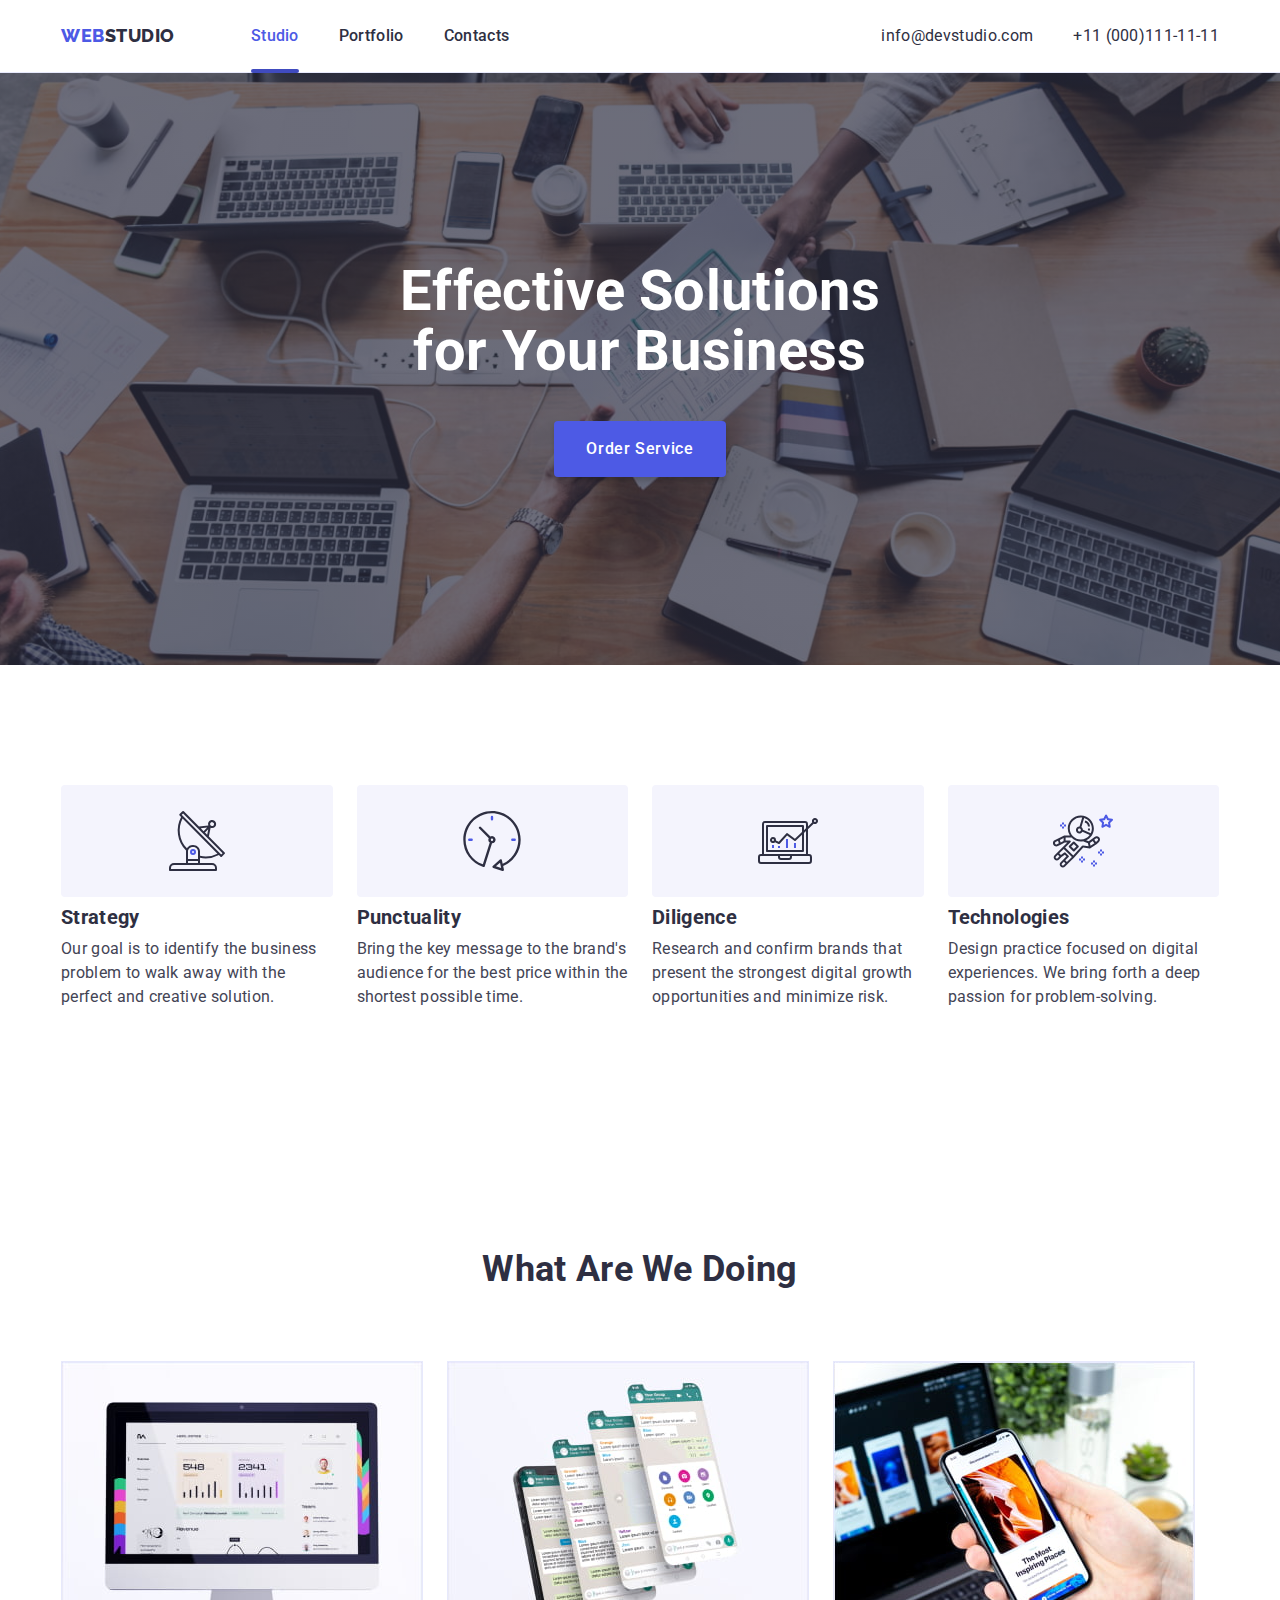
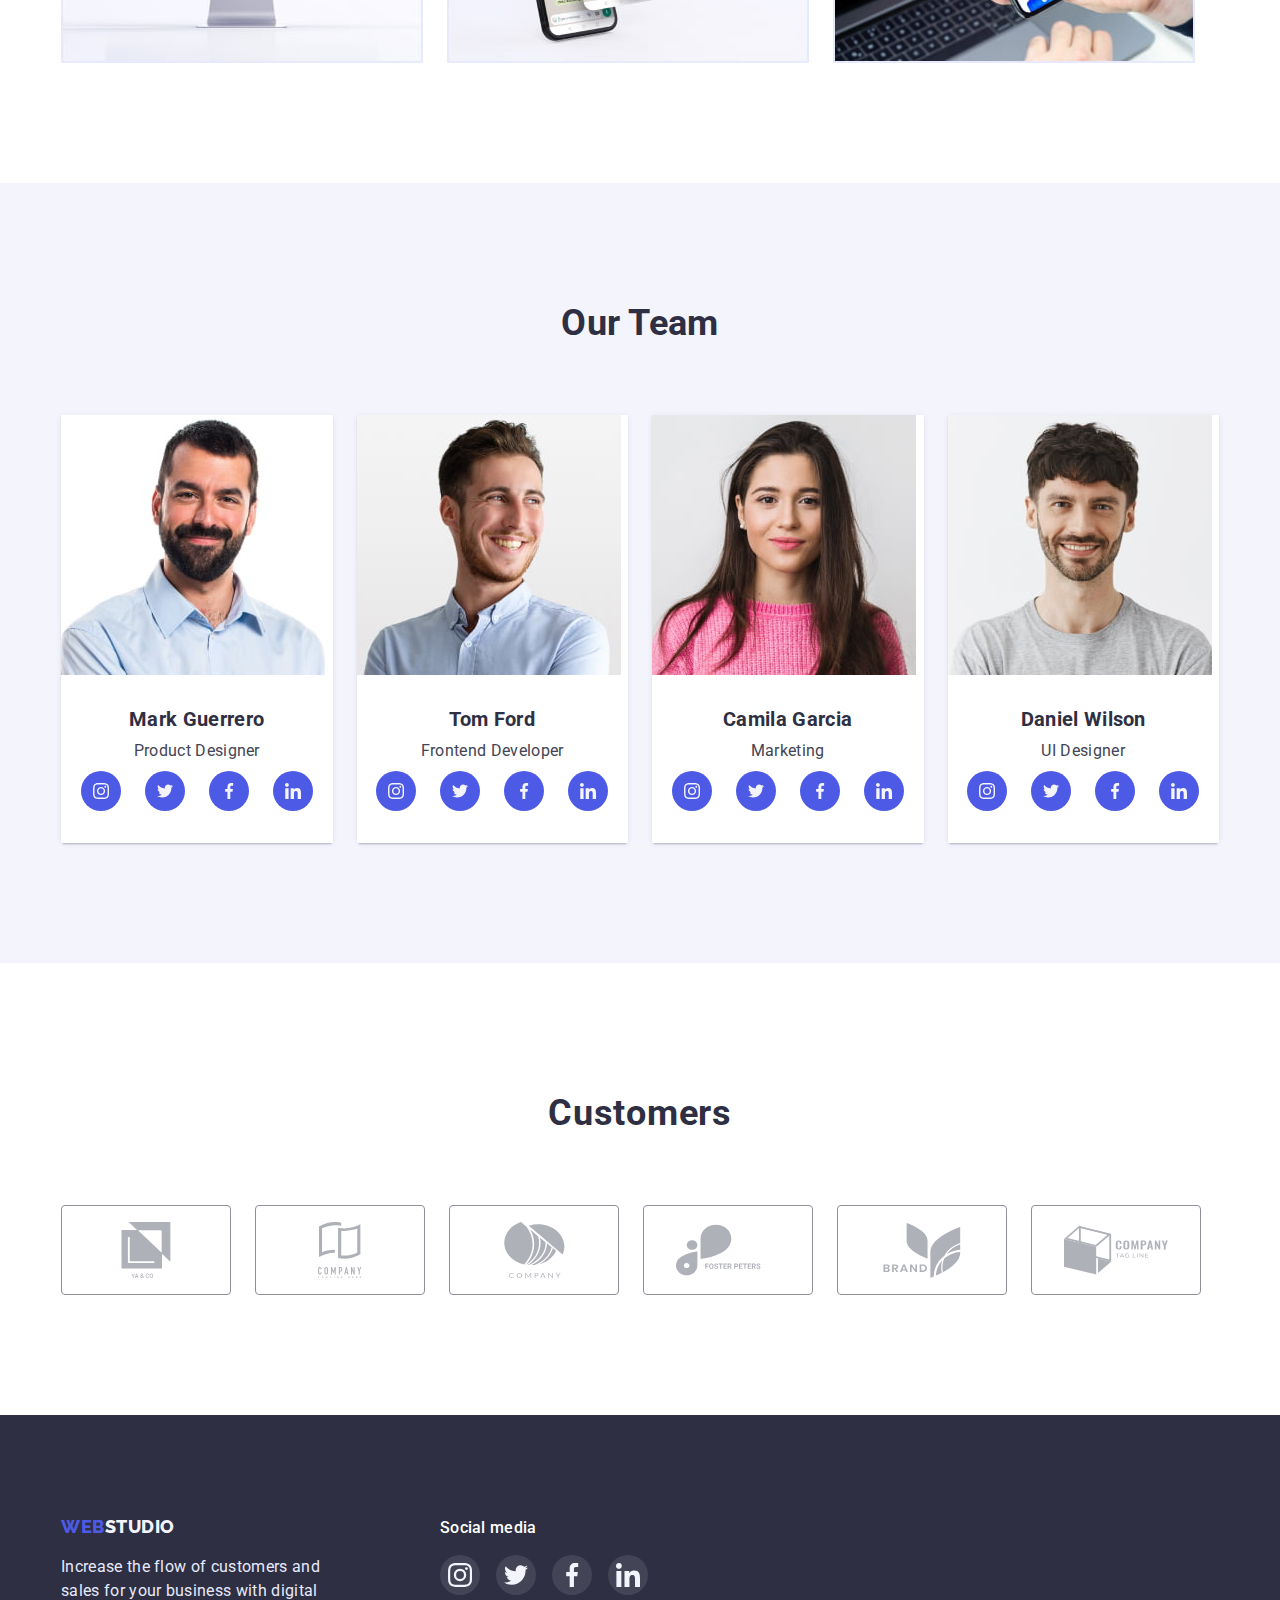
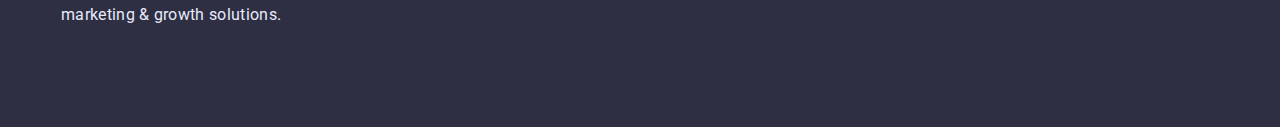
<file: index.html>
<!DOCTYPE html>
<html lang="en">
  <head>
    <meta charset="UTF-8" />
    <meta http-equiv="X-UA-Compatible" content="IE=edge" />
    <title>WebStudio</title>
    <link rel="shortcut icon " href="./images/favicon.ico" />
    <link rel="preconnect" href="https://fonts.googleapis.com" />
    <link rel="preconnect" href="https://fonts.gstatic.com" crossorigin />
    <link rel="preconnect" href="https://fonts.googleapis.com" />
    <link rel="preconnect" href="https://fonts.gstatic.com" crossorigin />
    <link
      href="https://fonts.googleapis.com/css2?family=Raleway:wght@800&family=Roboto:wght@400;500;700;900&display=swap"
      rel="stylesheet"
    />
    <link
      rel="stylesheet"
      href="https://cdnjs.cloudflare.com/ajax/libs/modern-normalize/1.1.0/modern-normalize.min.css"
      integrity="sha512-wpPYUAdjBVSE4KJnH1VR1HeZfpl1ub8YT/NKx4PuQ5NmX2tKuGu6U/JRp5y+Y8XG2tV+wKQpNHVUX03MfMFn9Q=="
      crossorigin="anonymous"
      referrerpolicy="no-referrer"
    />
    <link
      rel="stylesheet"
      href="https://cdnjs.cloudflare.com/ajax/libs/animate.css/4.1.1/animate.min.css"
    />
    <meta name="viewport" content="width=device-width, initial-scale=1.0" />
    <link rel="stylesheet" href="style.css" />
  </head>

  <body>
    <header class="header">
      <div class="header-container container">
        <nav class="header-nav">
          <a href="./index.html" class="studio-logo link"
            >Web<span>Studio</span></a
          >
          <ul class="header-list">
            <li class="header-item">
              <a href="./index.html " class="header-link link current">
                Studio</a
              >
            </li>
            <li class="header-item">
              <a href="portfolio.html" class="header-link link"> Portfolio</a>
            </li>
            <li class="header-item">
              <a href="#" class="header-link link"> Contacts</a>
            </li>
          </ul>
        </nav>
        <address class="header-address">
          <ul class="header-list">
            <li class="header-item">
              <a href="mailto:info@devstudio.com" class="address-link link"
                >info@devstudio.com</a
              >
            </li>
            <li class="header-item">
              <a href="tel:+110001111111" class="address-link link"
                >+11 (000)111-11-11</a
              >
            </li>
          </ul>
        </address>
      </div>
    </header>
    <main class="main">
      <section class="hero-section">
        <div class="container">
          <h1 class="hero-title">Effective Solutions for Your Business</h1>
          <button type="button" class="hero-button btn" data-modal-open>
            Order Service
          </button>
        </div>
      </section>
      <section class="feautures section">
        <div class="container">
          <h2 class="feautures-hidden-title visually-hidden">Our Feautures</h2>
          <ul class="feautures-list">
            <li class="feautures-item">
              <div class="feautures-icon-wrapper">
                <svg class="feautures-icon">
                  <use href="./images/symbol-defs.svg#icon-antenna"></use>
                </svg>
              </div>
              <h3 class="feautures-item-title">Strategy</h3>
              <p class="feautures-item-paragraph">
                Our goal is to identify the business problem to walk away with
                the perfect and creative solution.
              </p>
            </li>
            <li class="feautures-item">
              <div class="feautures-icon-wrapper">
                <svg class="feautures-icon">
                  <use href="./images/symbol-defs.svg#icon-clock"></use>
                </svg>
              </div>
              <h3 class="feautures-item-title">Punctuality</h3>
              <p class="feautures-item-paragraph">
                Bring the key message to the brand's audience for the best price
                within the shortest possible time.
              </p>
            </li>
            <li class="feautures-item">
              <div class="feautures-icon-wrapper">
                <svg class="feautures-icon">
                  <use href="./images/symbol-defs.svg#icon-diagram"></use>
                </svg>
              </div>
              <h3 class="feautures-item-title">Diligence</h3>
              <p class="feautures-item-paragraph">
                Research and confirm brands that present the strongest digital
                growth opportunities and minimize risk.
              </p>
            </li>
            <li class="feautures-item">
              <div class="feautures-icon-wrapper">
                <svg class="feautures-icon">
                  <use href="./images/symbol-defs.svg#icon-astronaut"></use>
                </svg>
              </div>
              <h3 class="feautures-item-title">Technologies</h3>
              <p class="feautures-item-paragraph">
                Design practice focused on digital experiences. We bring forth a
                deep passion for problem-solving.
              </p>
            </li>
          </ul>
        </div>
      </section>
      <section class="our-works section">
        <div class="container">
          <h2 class="works-title">What are we doing</h2>
          <ul class="works-list">
            <li class="works-item">
              <img
                class="works-item-img"
                src="./images/main/pc.jpg"
                alt="computer with graphs"
                width="360"
              />
            </li>
            <li class="works-item">
              <img
                class="works-item-img"
                src="./images/main/phone.jpg"
                alt="phone with couple separate screens"
                width="360"
              />
            </li>
            <li class="works-item">
              <img
                class="works-item-img"
                src="./images/main/iphone.jpg"
                alt="man holding phone "
                width="360"
              />
            </li>
          </ul>
        </div>
      </section>
      <section class="team-section section">
        <div class="container">
          <h2 class="team-title">Our Team</h2>
          <ul class="team-list">
            <li class="team-item">
              <img
                class="team-item-picture"
                src="./images/main/Guerrero.jpg"
                alt="team member"
                width="264"
              />
              <div class="team-item-div">
                <h3 class="team-item-title">Mark Guerrero</h3>
                <p class="team-item-paragraph">Product Designer</p>
                <ul class="team-socials-list">
                  <li class="team-socials-item">
                    <a
                      href="https://www.instagram.com/"
                      class="team-socials-link"
                      rel="noopener noreferrer"
                      target="_blank"
                      aria-label="instagram link"
                    >
                      <svg class="team-icon">
                        <use
                          class="ise-icon"
                          href="./images/symbol-defs.svg#icon-instagram"
                        ></use>
                      </svg>
                    </a>
                  </li>
                  <li class="team-socials-item">
                    <a
                      href="https://twitter.com/home"
                      class="team-socials-link"
                      rel="noopener noreferrer"
                      target="_blank"
                      aria-label="twitter link"
                    >
                      <svg class="team-icon">
                        <use href="./images/symbol-defs.svg#icon-twitter"></use>
                      </svg>
                    </a>
                  </li>
                  <li class="team-socials-item">
                    <a
                      href="https://www.facebook.com/"
                      class="team-socials-link"
                      rel="noopener noreferrer"
                      target="_blank"
                      aria-label="facebook link"
                    >
                      <svg class="team-icon">
                        <use
                          href="./images/symbol-defs.svg#icon-facebook"
                        ></use>
                      </svg>
                    </a>
                  </li>
                  <li class="team-socials-item">
                    <a
                      href="https://www.linkedin.com/"
                      class="team-socials-link"
                      rel="noopener noreferrer"
                      target="_blank"
                      aria-label="linkedin link"
                    >
                      <svg class="team-icon">
                        <use
                          href="./images/symbol-defs.svg#icon-linkedin"
                        ></use>
                      </svg>
                    </a>
                  </li>
                </ul>
              </div>
            </li>
            <li class="team-item">
              <img
                class="team-item-picture"
                src="./images/main/Ford.jpg"
                alt="team member "
                width="264"
              />
              <div class="team-item-div">
                <h3 class="team-item-title">Tom Ford</h3>
                <p class="team-item-paragraph">Frontend Developer</p>
                <ul class="team-socials-list">
                  <li class="team-socials-item">
                    <a
                      href="https://www.instagram.com/"
                      class="team-socials-link"
                      rel="noopener noreferrer"
                      target="_blank"
                      aria-label="instagram link"
                    >
                      <svg class="team-icon">
                        <use
                          class="ise-icon"
                          href="./images/symbol-defs.svg#icon-instagram"
                        ></use>
                      </svg>
                    </a>
                  </li>
                  <li class="team-socials-item">
                    <a
                      href="https://twitter.com/home"
                      class="team-socials-link"
                      rel="noopener noreferrer"
                      target="_blank"
                      aria-label="twitter link"
                    >
                      <svg class="team-icon">
                        <use href="./images/symbol-defs.svg#icon-twitter"></use>
                      </svg>
                    </a>
                  </li>
                  <li class="team-socials-item">
                    <a
                      href="https://www.facebook.com/"
                      class="team-socials-link"
                      rel="noopener noreferrer"
                      target="_blank"
                      aria-label="facebook link"
                    >
                      <svg class="team-icon">
                        <use
                          href="./images/symbol-defs.svg#icon-facebook"
                        ></use>
                      </svg>
                    </a>
                  </li>
                  <li class="team-socials-item">
                    <a
                      href="https://www.linkedin.com/"
                      class="team-socials-link"
                      rel="noopener noreferrer"
                      target="_blank"
                      aria-label="linkedin link"
                    >
                      <svg class="team-icon">
                        <use
                          href="./images/symbol-defs.svg#icon-linkedin"
                        ></use>
                      </svg>
                    </a>
                  </li>
                </ul>
              </div>
            </li>
            <li class="team-item">
              <img
                class="team-item-picture"
                src="./images/main/Garcia.jpg"
                alt="team member"
                width="264"
              />
              <div class="team-item-div">
                <h3 class="team-item-title">Camila Garcia</h3>
                <p class="team-item-paragraph">Marketing</p>
                <ul class="team-socials-list">
                  <li class="team-socials-item">
                    <a
                      href="https://www.instagram.com/"
                      class="team-socials-link"
                      rel="noopener noreferrer"
                      target="_blank"
                      aria-label="instagram-icon"
                    >
                      <svg class="team-icon">
                        <use
                          class="ise-icon"
                          href="./images/symbol-defs.svg#icon-instagram"
                        ></use>
                      </svg>
                    </a>
                  </li>
                  <li class="team-socials-item">
                    <a
                      href="https://twitter.com/home"
                      class="team-socials-link"
                      rel="noopener noreferrer"
                      target="_blank"
                      aria-label="twitter link"
                    >
                      <svg class="team-icon">
                        <use href="./images/symbol-defs.svg#icon-twitter"></use>
                      </svg>
                    </a>
                  </li>
                  <li class="team-socials-item">
                    <a
                      href="https://www.facebook.com/"
                      class="team-socials-link"
                      rel="noopener noreferrer"
                      target="_blank"
                      aria-label="facebook link"
                    >
                      <svg class="team-icon">
                        <use
                          href="./images/symbol-defs.svg#icon-facebook"
                        ></use>
                      </svg>
                    </a>
                  </li>
                  <li class="team-socials-item">
                    <a
                      href="https://www.linkedin.com/"
                      class="team-socials-link"
                      rel="noopener noreferrer"
                      target="_blank"
                      aria-label="linkedin link"
                    >
                      <svg class="team-icon">
                        <use
                          href="./images/symbol-defs.svg#icon-linkedin"
                        ></use>
                      </svg>
                    </a>
                  </li>
                </ul>
              </div>
            </li>
            <li class="team-item">
              <img
                class="team-item-picture"
                src="./images/main/Wilson.jpg"
                alt="team member"
                width="264"
              />
              <div class="team-item-div">
                <h3 class="team-item-title">Daniel Wilson</h3>
                <p class="team-item-paragraph">UI Designer</p>
                <ul class="team-socials-list">
                  <li class="team-socials-item">
                    <a
                      href="https://www.instagram.com/"
                      class="team-socials-link"
                      rel="noopener noreferrer"
                      target="_blank"
                      aria-label="instagram link"
                    >
                      <svg class="team-icon">
                        <use
                          class="ise-icon"
                          href="./images/symbol-defs.svg#icon-instagram"
                        ></use>
                      </svg>
                    </a>
                  </li>
                  <li class="team-socials-item">
                    <a
                      href="https://twitter.com/home"
                      class="team-socials-link"
                      rel="noopener noreferrer"
                      target="_blank"
                      aria-label="twitter link"
                    >
                      <svg class="team-icon">
                        <use href="./images/symbol-defs.svg#icon-twitter"></use>
                      </svg>
                    </a>
                  </li>
                  <li class="team-socials-item">
                    <a
                      href="https://www.facebook.com/"
                      class="team-socials-link"
                      rel="noopener noreferrer"
                      target="_blank"
                      aria-label="facebook link"
                    >
                      <svg class="team-icon">
                        <use
                          href="./images/symbol-defs.svg#icon-facebook"
                        ></use>
                      </svg>
                    </a>
                  </li>
                  <li class="team-socials-item">
                    <a
                      href="https://www.linkedin.com/"
                      class="team-socials-link"
                      rel="noopener noreferrer"
                      target="_blank"
                      aria-label="linkedin link"
                    >
                      <svg class="team-icon">
                        <use
                          href="./images/symbol-defs.svg#icon-linkedin"
                        ></use>
                      </svg>
                    </a>
                  </li>
                </ul>
              </div>
            </li>
          </ul>
        </div>
      </section>
      <section class="customers-section">
        <div class="container">
          <h2 class="customers-title">Customers</h2>
          <ul class="customers-list">
            <li class="customers-list-item">
              <a href="#" class="customers-item-link" aria-label="company link">
                <svg class="customers-icon" width="104px" height="56px">
                  <use href="./images/symbol-defs.svg#icon-group"></use></svg
              ></a>
            </li>
            <li class="customers-list-item">
              <a href="" class="customers-item-link" aria-label="company link">
                <svg class="customers-icon" width="104px" height="56px">
                  <use href="./images/symbol-defs.svg#icon-group-1"></use></svg
              ></a>
            </li>
            <li class="customers-list-item">
              <a href="" class="customers-item-link" aria-label="company link">
                <svg class="customers-icon" width="104px" height="56px">
                  <use href="./images/symbol-defs.svg#icon-group-2"></use></svg
              ></a>
            </li>
            <li class="customers-list-item">
              <a href="" class="customers-item-link" aria-label="company link">
                <svg class="customers-icon" width="104px" height="56px">
                  <use href="./images/symbol-defs.svg#icon-group-3"></use></svg
              ></a>
            </li>
            <li class="customers-list-item">
              <a href="" class="customers-item-link" aria-label="company link">
                <svg class="customers-icon" width="104px" height="56px">
                  <use href="./images/symbol-defs.svg#icon-group-4"></use></svg
              ></a>
            </li>
            <li class="customers-list-item">
              <a href="" class="customers-item-link" aria-label="company link">
                <svg class="customers-icon" width="104px" height="56px">
                  <use href="./images/symbol-defs.svg#icon-group-5"></use></svg
              ></a>
            </li>
          </ul>
        </div>
      </section>
    </main>
    <footer class="footer">
      <div class="footer-container container">
        <div class="footer-left-side">
          <a class="studio-logo link footer-logo" href="./index.html"
            >Web<span class="footer-logo-span">Studio</span></a
          >
          <p class="footer-paragraph">
            Increase the flow of customers and <br />
            sales for your business with digital <br />
            marketing & growth solutions.
          </p>
        </div>
        <div class="footer-right-side">
          <p class="footer-social-paragraph">Social media</p>
          <ul class="footer-socials-list">
            <li class="footer-socials-item">
              <a
                href="https://www.instagram.com/"
                class="footer-socials-link"
                rel="noopener noreferrer"
                target="_blank"
                aria-label="instagram link"
              >
                <svg class="footer-icon" width="24px" height="24px">
                  <use
                    class="ise-icon"
                    href="./images/symbol-defs.svg#icon-instagram"
                  ></use>
                </svg>
              </a>
            </li>
            <li class="footer-socials-item">
              <a
                href="https://twitter.com/home"
                class="footer-socials-link"
                rel="noopener noreferrer"
                target="_blank"
                aria-label="twitter link"
              >
                <svg class="footer-icon" width="24px" height="24px">
                  <use href="./images/symbol-defs.svg#icon-twitter"></use>
                </svg>
              </a>
            </li>
            <li class="footer-socials-item">
              <a
                href="https://www.facebook.com/"
                class="footer-socials-link"
                rel="noopener noreferrer"
                target="_blank"
                aria-label="facebook link"
              >
                <svg class="footer-icon" width="24px" height="24px">
                  <use href="./images/symbol-defs.svg#icon-facebook"></use>
                </svg>
              </a>
            </li>
            <li class="footer-socials-item">
              <a
                href="https://www.linkedin.com/"
                class="footer-socials-link"
                rel="noopener noreferrer"
                target="_blank"
                aria-label="linkedin link"
              >
                <svg class="footer-icon" width="24px" height="24px">
                  <use href="./images/symbol-defs.svg#icon-linkedin"></use>
                </svg>
              </a>
            </li>
          </ul>
        </div>
      </div>
    </footer>
    <div class="backdrop is-hidden" data-modal>
      <div class="modal">
        <button class="modal-btn" data-modal-close>
          <svg class="modal-btn-svg" width="8" height="8">
            <use href="./images/symbol-defs.svg#close-icon"></use>
          </svg>
        </button>
      </div>
    </div>

    <script src="./js/modal.js"></script>
  </body>
</html>
</file>
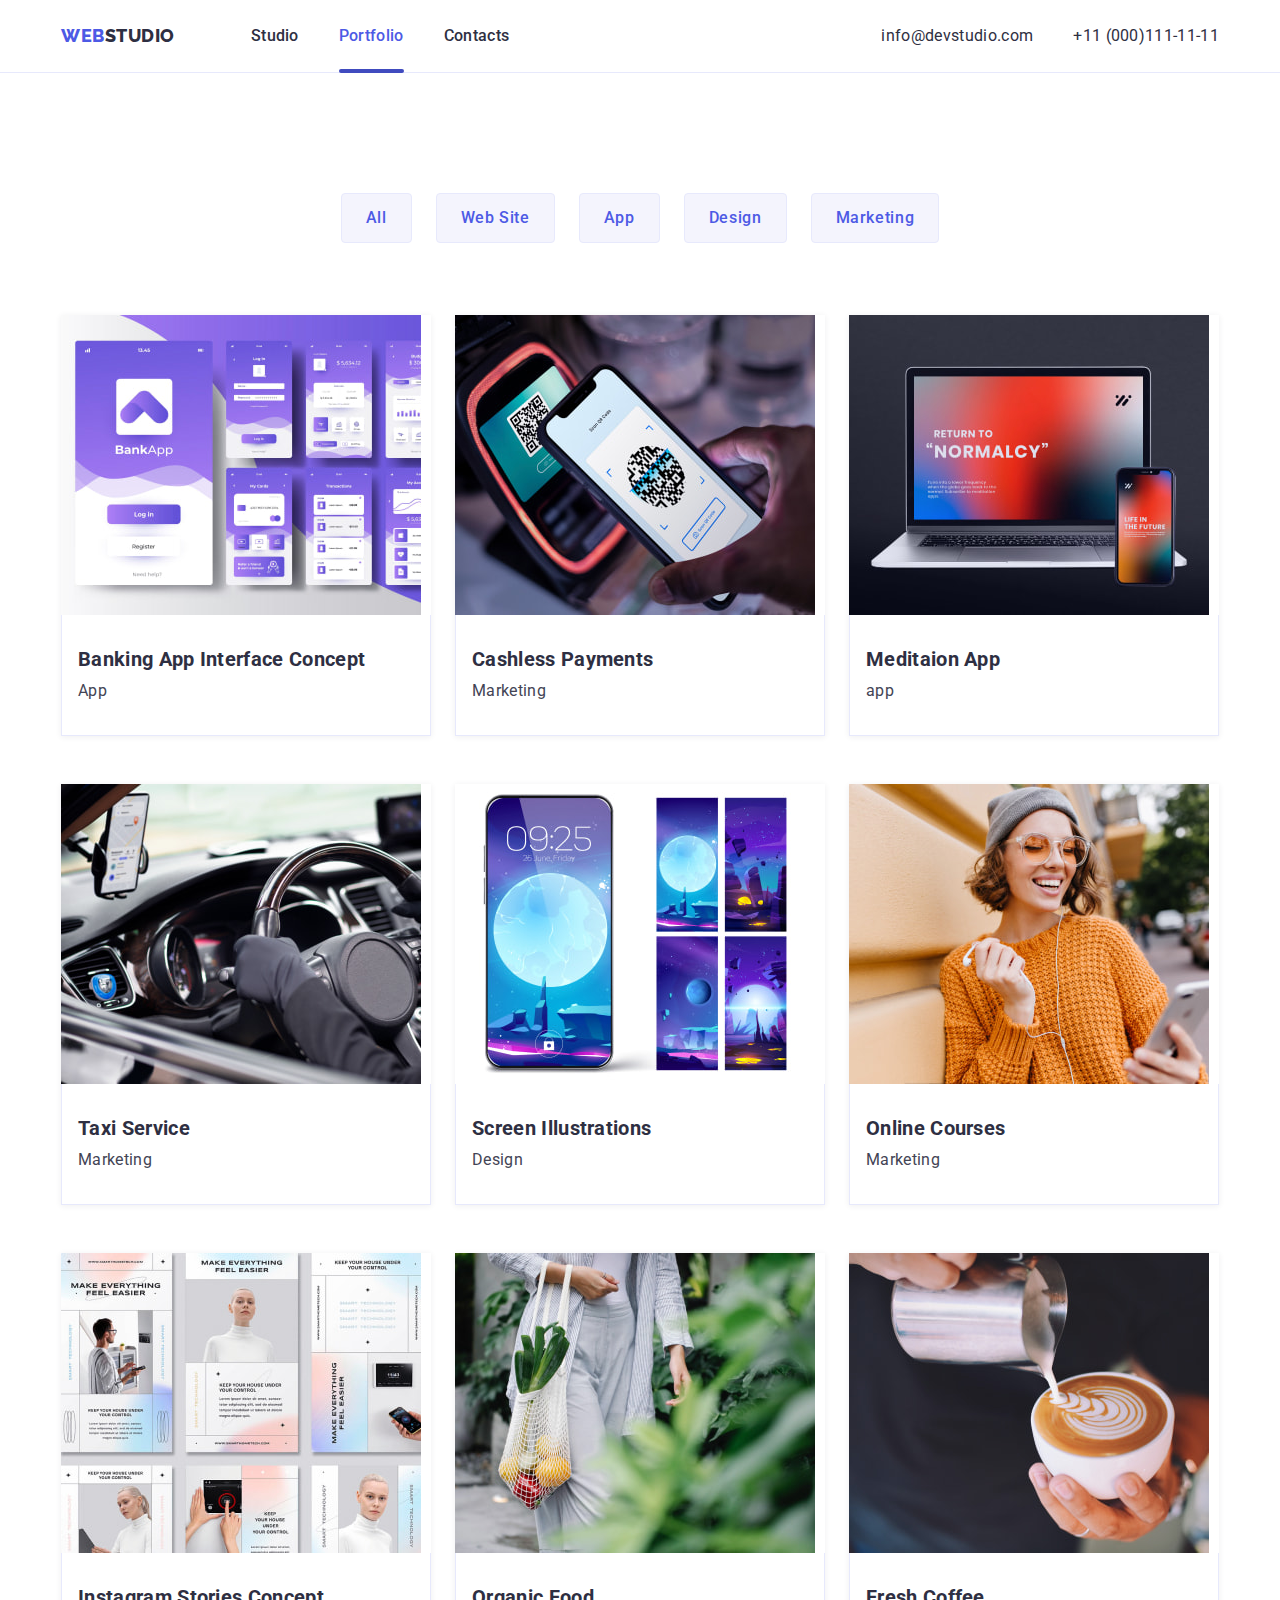
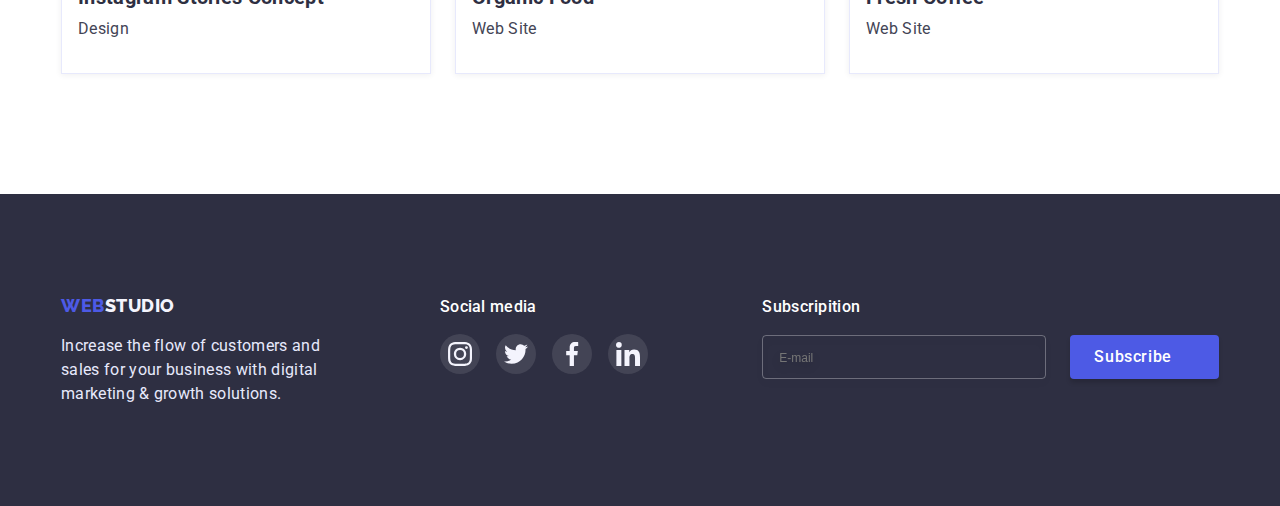
<file: portfolio.html>
<!DOCTYPE html>
<html lang="en">
  <head>
    <meta charset="UTF-8" />
    <meta http-equiv="X-UA-Compatible" content="IE=edge" />
    <title>Portfolio</title>
    <link rel="shortcut icon " href="./images/favicon.ico" />
    <meta name="viewport" content="width=device-width, initial-scale=1.0" />
    <link rel="preconnect" href="https://fonts.googleapis.com" />
    <link rel="preconnect" href="https://fonts.gstatic.com" crossorigin />
    <link rel="preconnect" href="https://fonts.googleapis.com" />
    <link rel="preconnect" href="https://fonts.gstatic.com" crossorigin />
    <link
      href="https://fonts.googleapis.com/css2?family=Raleway:wght@800&family=Roboto:wght@400;500;700;900&display=swap"
      rel="stylesheet"
    />
    <link
      rel="stylesheet"
      href="https://cdnjs.cloudflare.com/ajax/libs/modern-normalize/1.1.0/modern-normalize.min.css"
      integrity="sha512-wpPYUAdjBVSE4KJnH1VR1HeZfpl1ub8YT/NKx4PuQ5NmX2tKuGu6U/JRp5y+Y8XG2tV+wKQpNHVUX03MfMFn9Q=="
      crossorigin="anonymous"
      referrerpolicy="no-referrer"
    />

    <link rel="stylesheet" href="style.css" />
  </head>
  <body>
    <header class="header">
      <div class="header-container container">
        <nav class="header-nav">
          <a href="./index.html" class="studio-logo link"
            >Web<span>Studio</span></a
          >
          <ul class="header-list">
            <li class="header-item">
              <a href="./index.html" class="header-link link"> Studio</a>
            </li>
            <li class="header-item">
              <a href="portfolio.html" class="header-link link current">
                Portfolio</a
              >
            </li>
            <li class="header-item">
              <a href="#" class="header-link link"> Contacts</a>
            </li>
          </ul>
        </nav>
        <address class="header-address">
          <ul class="header-list">
            <li class="header-item">
              <a href="mailto:info@devstudio.com" class="address-link link"
                >info@devstudio.com</a
              >
            </li>
            <li class="header-item">
              <a href="tel:+110001111111" class="address-link link"
                >+11 (000)111-11-11</a
              >
            </li>
          </ul>
        </address>
      </div>
    </header>
    <main class="main">
      <section class="main-page">
        <div class="container">
          <h1 class="main-title visually-hidden">Our projects</h1>
          <ul class="filters-list">
            <li class="filters-list-item">
              <button class="filters-item-btn" type="button">All</button>
            </li>
            <li class="filters-list-item">
              <button class="filters-item-btn" type="button">Web Site</button>
            </li>
            <li class="filters-list-item">
              <button class="filters-item-btn" type="button">App</button>
            </li>
            <li class="filters-list-item">
              <button class="filters-item-btn" type="button">Design</button>
            </li>
            <li class="filters-list-item">
              <button class="filters-item-btn" type="button">Marketing</button>
            </li>
          </ul>
          <ul class="examples-list">
            <li class="examples-list-item">
              <a href="#" class="examples-list-link">
                <div class="thumb">
                  <img
                    src="images/portfolio/banking-app.jpg"
                    alt="banking-app interface Concept"
                    width="360px"
                  />
                  <div class="overlay">
                    <p class="thumb-text">
                      14 Stylish and User-Friendly App Design Concepts · Task
                      Manager App · Calorie Tracker App · Exotic Fruit Ecommerce
                      App · Cloud Storage App
                    </p>
                  </div>
                </div>
                <div class="examples-item-container">
                  <h2 class="examples-item-title">
                    Banking App Interface Concept
                  </h2>
                  <p class="examples-item-paragraph">App</p>
                </div></a
              >
            </li>

            <li class="examples-list-item">
              <a href="#" class="examples-list-link">
                <div class="thumb">
                  <img
                    src="images/portfolio/cashless.jpg"
                    alt="man pays with phone"
                    width="360px"
                  />
                  <div class="overlay">
                    <p class="thumb-text">
                      14 Stylish and User-Friendly App Design Concepts · Task
                      Manager App · Calorie Tracker App · Exotic Fruit Ecommerce
                      App · Cloud Storage App
                    </p>
                  </div>
                </div>
                <div class="examples-item-container">
                  <h2 class="examples-item-title">Cashless Payments</h2>
                  <p class="examples-item-paragraph">Marketing</p>
                </div></a
              >
            </li>
            <li class="examples-list-item">
              <a href="#" class="examples-list-link">
                <div class="thumb">
                  <img
                    src="images/portfolio/meditation.jpg"
                    alt="laptop and phone staying near each other"
                    width="360px"
                  />
                  <div class="overlay">
                    <p class="thumb-text">
                      14 Stylish and User-Friendly App Design Concepts · Task
                      Manager App · Calorie Tracker App · Exotic Fruit Ecommerce
                      App · Cloud Storage App
                    </p>
                  </div>
                </div>
                <div class="examples-item-container">
                  <h2 class="examples-item-title">Meditaion App</h2>
                  <p class="examples-item-paragraph">app</p>
                </div></a
              >
            </li>
            <li class="examples-list-item">
              <a href="#" class="examples-list-link">
                <div class="thumb">
                  <img
                    src="images/portfolio/taxi.jpg"
                    alt="taxi driver holding steering wheel"
                    width="360px"
                  />
                  <div class="overlay">
                    <p class="thumb-text">
                      14 Stylish and User-Friendly App Design Concepts · Task
                      Manager App · Calorie Tracker App · Exotic Fruit Ecommerce
                      App · Cloud Storage App
                    </p>
                  </div>
                </div>
                <div class="examples-item-container">
                  <h2 class="examples-item-title">Taxi Service</h2>
                  <p class="examples-item-paragraph">Marketing</p>
                </div></a
              >
            </li>
            <li class="examples-list-item">
              <a href="#" class="examples-list-link">
                <div class="thumb">
                  <img
                    src="images/portfolio/phone.jpg"
                    alt="phone with beutiful background"
                    width="360px"
                  />
                  <div class="overlay">
                    <p class="thumb-text">
                      14 Stylish and User-Friendly App Design Concepts · Task
                      Manager App · Calorie Tracker App · Exotic Fruit Ecommerce
                      App · Cloud Storage App
                    </p>
                  </div>
                </div>
                <div class="examples-item-container">
                  <h2 class="examples-item-title">Screen Illustrations</h2>
                  <p class="examples-item-paragraph">Design</p>
                </div></a
              >
            </li>
            <li class="examples-list-item">
              <a href="#" class="examples-list-link">
                <div class="thumb">
                  <img
                    src="images/portfolio/woman.jpg"
                    alt="smiling girl holding phone "
                    width="360px"
                  />
                  <div class="overlay">
                    <p class="thumb-text">
                      14 Stylish and User-Friendly App Design Concepts · Task
                      Manager App · Calorie Tracker App · Exotic Fruit Ecommerce
                      App · Cloud Storage Apps
                    </p>
                  </div>
                </div>
                <div class="examples-item-container">
                  <h2 class="examples-item-title">Online Courses</h2>
                  <p class="examples-item-paragraph">Marketing</p>
                </div>
              </a>
            </li>
            <li class="examples-list-item">
              <a href="#" class="examples-list-link">
                <div class="thumb">
                  <img
                    src="images/portfolio/stories.jpg"
                    alt="Instagram Stories Concept"
                    width="360px"
                  />
                  <div class="overlay">
                    <p class="thumb-text">
                      14 Stylish and User-Friendly App Design Concepts · Task
                      Manager App · Calorie Tracker App · Exotic Fruit Ecommerce
                      App · Cloud Storage App
                    </p>
                  </div>
                </div>
                <div class="examples-item-container">
                  <h2 class="examples-item-title">Instagram Stories Concept</h2>
                  <p class="examples-item-paragraph">Design</p>
                </div></a
              >
            </li>
            <li class="examples-list-item">
              <a href="#" class="examples-list-link">
                <div class="thumb">
                  <img
                    src="images/portfolio/food.jpg"
                    alt="woman holding package of food"
                    width="360px"
                  />
                  <div class="overlay">
                    <p class="thumb-text">
                      14 Stylish and User-Friendly App Design Concepts · Task
                      Manager App · Calorie Tracker App · Exotic Fruit Ecommerce
                      App · Cloud Storage App
                    </p>
                  </div>
                </div>
                <div class="examples-item-container">
                  <h2 class="examples-item-title">Organic Food</h2>
                  <p class="examples-item-paragraph">Web Site</p>
                </div></a
              >
            </li>
            <li class="examples-list-item">
              <a href="#" class="examples-list-link">
                <div class="thumb">
                  <img
                    src="images/portfolio/cofee.jpg"
                    alt="barista making cofee"
                    width="360px"
                  />
                  <div class="overlay">
                    <p class="thumb-text">
                      14 Stylish and User-Friendly App Design Concepts · Task
                      Manager App · Calorie Tracker App · Exotic Fruit Ecommerce
                      App · Cloud Storage App
                    </p>
                  </div>
                </div>
                <div class="examples-item-container">
                  <h2 class="examples-item-title">Fresh Coffee</h2>
                  <p class="examples-item-paragraph">Web Site</p>
                </div></a
              >
            </li>
          </ul>
        </div>
      </section>
    </main>
    <footer class="footer">
      <div class="footer-container container">
        <div class="footer-left-side">
          <a class="studio-logo link footer-logo" href="./index.html"
            >Web<span class="footer-logo-span">Studio</span></a
          >
          <p class="footer-paragraph">
            Increase the flow of customers and <br />
            sales for your business with digital <br />
            marketing & growth solutions.
          </p>
        </div>
        <div class="footer-right-side">
          <p class="footer-social-paragraph">Social media</p>
          <ul class="footer-socials-list">
            <li class="footer-socials-item">
              <a
                href="https://www.instagram.com/"
                class="footer-socials-link"
                rel="noopener noreferrer"
                target="_blank"
                aria-label="instagram link"
              >
                <svg class="footer-icon" width="24px" height="24px">
                  <use
                    class="ise-icon"
                    href="./images/symbol-defs.svg#icon-instagram"
                  ></use>
                </svg>
              </a>
            </li>
            <li class="footer-socials-item">
              <a
                href="https://twitter.com/home"
                class="footer-socials-link"
                rel="noopener noreferrer"
                target="_blank"
                aria-label="twitter link"
              >
                <svg class="footer-icon" width="24px" height="24px">
                  <use href="./images/symbol-defs.svg#icon-twitter"></use>
                </svg>
              </a>
            </li>
            <li class="footer-socials-item">
              <a
                href="https://www.facebook.com/"
                class="footer-socials-link"
                rel="noopener noreferrer"
                target="_blank"
                aria-label="facebook link"
              >
                <svg class="footer-icon" width="24px" height="24px">
                  <use href="./images/symbol-defs.svg#icon-facebook"></use>
                </svg>
              </a>
            </li>
            <li class="footer-socials-item">
              <a
                href="https://www.linkedin.com/"
                class="footer-socials-link"
                rel="noopener noreferrer"
                target="_blank"
                aria-label="linkedin link"
              >
                <svg class="footer-icon" width="24px" height="24px">
                  <use href="./images/symbol-defs.svg#icon-linkedin"></use>
                </svg>
              </a>
            </li>
          </ul>
        </div>
        <div class="footer-form-container">
          <form class="subscription-form">
            <label
              for="subscription_user_email"
              class="subscription-form__label"
              >Subscripition
            </label>
            <div class="subscription-form__flex-container">
              <input
                type="email"
                class="subscripition-form__input"
                id="subscription_user_email"
                name="subscription_user_email"
                placeholder="E-mail"
              />
              <button type="submit" class="subscripition-form__button btn">
                Subscribe
                <svg class="" width="23" height="23">
                  <use href=""></use>
                </svg>
              </button>
            </div>
          </form>
        </div>
      </div>
    </footer>
  </body>
</html>
</file>
<file: style.css>
/* hidden titles */
.visually-hidden {
  position: absolute;
  width: 1px;
  height: 1px;
  margin: -1px;
  border: 0;
  padding: 0;

  white-space: nowrap;
  clip-path: inset(100%);
  clip: rect(0 0 0 0);
  overflow: hidden;
}
/* variables */
:root {
  --primary-color: #2e2f42;
  --secondary-color: #434455;
  --accent-color: #4d5ae5;
  --color-ocean: #404bbf;
  --color-green: #31d0aa;
  --color-light-slate: #8e8f99;
  --color-cornflower: #e7e9fc;
  --color-cloud: #f4f4fd;
  --white-color: #ffffff;
  --trns-main: 250ms cubic-bezier(0.4, 0, 0.2, 1);
  --trns-modal: 500ms cubic-bezier(0.4, 0, 0.2, 1);
}
/* reset styles */
h1,
h2,
h3,
h4,
h5,
h6,
p {
  margin: 0;
  padding: 0;
}
.link {
  text-decoration: none;
  color: currentColor;
}
button {
  margin: 0;
  padding: 0;
}
a {
  text-decoration: none;
}
img {
  display: block;
  max-width: 100%;
  height: auto;
}
ul {
  margin: 0;
  padding: 0;
  list-style: none;
}
.header-address {
  font-style: normal;
}
.btn {
  margin: 0;
  cursor: pointer;
  display: block;
  padding: 16px 32px;
  border: none;
  box-shadow: 0px 4px 4px rgba(0, 0, 0, 0.15);
  border-radius: 4px;

  font-size: 16px;
  line-height: calc(24 / 16);
  letter-spacing: 0.04em;
  color: var(--white-color);
  background-color: var(--accent-color);
  cursor: pointer;
  font-family: inherit;
  font-weight: inherit;
}

/* ------index.html------- */
body {
  font-family: Roboto, "sans-serif";
  letter-spacing: 0.02em;
  font-weight: 500;
  margin: 0;
  line-height: calc(24 / 16);
}
.section {
  padding-top: 120px;
  padding-bottom: 120px;
}
.container {
  max-width: 1158px;
  padding: 0 15px;
  margin: 0 auto;
}

.header-container {
  display: flex;
  align-items: center;
}
.header {
  border-bottom: 1px solid #e7e9fc;
}
.header-nav {
  display: flex;
  margin-right: auto;
  align-items: center;
}

.header-list {
  display: flex;
  gap: 40px;
  align-items: center;
}

.studio-logo {
  margin-right: 76px;

  font-family: Raleway;
  text-transform: uppercase;
  letter-spacing: 0.03em;
  font-weight: 800;
  font-size: 18px;
  line-height: calc(24 / 18);
  color: var(--accent-color);
}
.studio-logo span {
  color: var(--primary-color);
}
span.footer-logo-span {
  color: var(--color-cloud);
}
.header-link {
  display: block;
  padding-top: 24px;
  padding-bottom: 24px;
  line-height: calc(24 / 16);
  color: var(--primary-color);
  transition: color var(--trns-main);
  position: relative;
}
.header-link.current {
  color: var(--accent-color);
}
.header-link.current::after {
  content: "";
  position: absolute;

  bottom: -1px;
  left: 0;
  display: block;
  height: 4px;
  width: 100%;
  border-radius: 2px;
  background-color: var(--color-ocean);
}
.header-link:hover,
.header-link:focus,
.address-link:hover,
.address-link:focus {
  color: var(--accent-color);
}
.address-link {
  font-size: 16px;
  font-weight: 400;
  line-height: calc(24 / 16);
  color: var(--primary-color);
  transition: color var(--trns-main);
}

.hero-section {
  max-width: 1440px;
  padding-top: 188px;
  padding-bottom: 188px;

  margin-left: auto;
  margin-right: auto;

  background-color: var(--primary-color);
  background-image: linear-gradient(
      rgba(46, 47, 66, 0.7),
      rgba(46, 47, 66, 0.7)
    ),
    url(./images/hero/people-office\ 1.jpg);
  background-repeat: no-repeat;
  background-size: cover;
  background-position: center;

  text-align: center;
}

.hero-title {
  margin-right: auto;
  margin-left: auto;
  margin-bottom: 40px;

  font-weight: 700;
  font-size: 56px;
  line-height: calc(60 / 56);
  color: var(--white-color);
  width: 494px;
}
.hero-button {
  margin: 0 auto;

  transition: background-color var(--trns-main);
  transform: scale(1);
}
.hero-button:hover,
.hero-button:focus {
  background-color: var(--color-ocean);
}
.feautures-icon-wrapper {
  display: flex;
  justify-content: center;
  align-items: center;
  padding-top: 24px;
  padding-bottom: 24px;
  margin-bottom: 8px;

  background-color: var(--color-cloud);
  border-radius: 4px;
}
.feautures-icon {
  width: 60px;
  height: 64px;
}
.feautures-list {
  display: flex;
  flex-wrap: wrap;
  align-items: center;
}
.feautures-item:not(:last-child) {
  margin-right: 24px;
}
.feautures-item {
  flex-basis: calc((100% - 72px) / 4);
}
.feautures-item-title {
  margin-bottom: 8px;
  font-size: 20px;
  line-height: calc(24 / 20);
  color: var(--primary-color);
}

.feautures-item-paragraph {
  font-weight: 400;
  font-size: 16px;
  line-height: calc(24 / 16);
  color: var(--secondary-color);
  letter-spacing: 0.02em;
}

.works-title {
  margin-bottom: 72px;

  font-weight: 700;
  font-size: 36px;
  line-height: calc(40 / 36);
  text-transform: capitalize;
  text-align: center;
  color: var(--primary-color);
}
.works-list {
  display: flex;
}
.works-item {
  flex-basis: calc((100% - 48) / 3);
}
.works-item:not(:last-child) {
  margin-right: 24px;
}
.works-item-img {
  border: 1px solid #e7e9fc;
}
.team-section {
  background-color: var(--color-cloud);
}
.team-list {
  display: flex;
  flex-wrap: wrap;
}
.team-item {
  flex-basis: calc((100% - 72px) / 4);
  background-color: var(--white-color);
  box-shadow: 0px 1px 6px rgba(46, 47, 66, 0.08),
    0px 1px 1px rgba(46, 47, 66, 0.16), 0px 2px 1px rgba(46, 47, 66, 0.08);
  border-radius: 0px 0px 4px 4px;
}

.team-item:not(:last-child) {
  margin-right: 24px;
}

.team-title {
  margin-bottom: 72px;

  font-weight: 700;
  font-size: 36px;
  line-height: calc(40 / 36);
  text-align: center;
  text-transform: capitalize;
  color: var(--primary-color);
}

.team-item-title {
  margin-bottom: 8px;

  font-size: 20px;
  line-height: calc(24 / 20);
  color: var(--primary-color);
}

.team-item-paragraph {
  margin-bottom: 8px;
  font-weight: 400;
  font-size: 16px;
  line-height: calc(24 / 16);
  color: var(--secondary-color);
}
.team-item-div {
  padding: 32px 0;
  text-align: center;
  background-color: #fff;
}
.team-socials-list {
  display: flex;
  gap: 24px;
  justify-content: center;
  align-items: center;
}

.team-socials-link:hover,
.team-socials-link:focus {
  background-color: var(--color-ocean);
}
.team-socials-link {
  display: flex;
  align-items: center;
  justify-content: center;

  width: 40px;
  height: 40px;
  border-radius: 50%;
  background-color: var(--accent-color);
  color: var(--color-cloud);
  transition: background-color var(--trns-main);
}
.team-icon {
  fill: currentColor;
  width: 16px;
  height: 16px;
}
.customers-section {
  padding-top: 130px;
  padding-bottom: 120px;
}
.customers-title {
  margin-bottom: 72px;

  font-weight: 700;
  font-size: 36px;
  line-height: calc(40 / 36);
  letter-spacing: 0.02em;
  color: var(--primary-color);
  text-align: center;
}
.customers-list {
  display: flex;
  gap: 24px;
  align-items: center;
}

.customers-item-link {
  display: flex;
  justify-content: center;
  align-items: center;
  padding: 16px 32px;

  border: 1px solid #8e8f99;
  border-radius: 4px;
  color: #afb1b8;
  transition: border var(--trns-main);
}
.customers-icon {
  fill: currentColor;
  transition: fill var(--trns-main);
}
.customers-item-link:hover .customers-icon {
  fill: var(--color-ocean);
}
.customers-item-link:focus .customers-icon {
  fill: var(--color-ocean);
}
.customers-item-link:hover {
  border-color: var(--color-ocean);
}
.customers-item-link:focus {
  outline: none;
  border: 1px solid var(--color-ocean);
}
.backdrop {
  position: fixed;
  top: 0;
  left: 0;

  width: 100%;
  height: 100%;
  background-color: rgba(46, 47, 66, 0.4);
}

.backdrop.is-hidden .modal {
  opacity: 0;
  transform: translateY(-1000px) translateX(-190px) rotateX(-60deg) scale(0.4);
  transform-origin: 50% 100%;
}

.backdrop.is-hidden {
  pointer-events: none;
  visibility: hidden;
  opacity: 0.1;
}

.modal {
  position: fixed;
  top: 50%;
  left: 50%;

  transition: all 0.7s cubic-bezier(0.25, 0.46, 0.45, 0.94);

  opacity: 1;
  transform-origin: 50% 1400px;
  transform: translate(-50%, -50%) rotateX(0) scale(1);

  width: 408px;
  min-height: 576px;

  background-color: #fcfcfc;
  box-shadow: 0px 1px 1px rgba(0, 0, 0, 0.14), 0px 1px 3px rgba(0, 0, 0, 0.12),
    0px 2px 1px rgba(0, 0, 0, 0.2);
  border-radius: 4px;
}
.modal-btn {
  position: absolute;
  top: 24px;
  right: 24px;
  display: flex;
  align-items: center;
  justify-content: center;

  width: 24px;
  height: 24px;
  background-color: #e7e9fc;
  border: 1px solid rgba(0, 0, 0, 0.1);
  border-radius: 50%;
  cursor: pointer;
  padding: 0;
  color: black;
  transition: background-color var(--trns-main);
}
.modal-btn:active {
  background-color: var(--color-ocean);
}
.modal-btn-svg {
  fill: currentColor;
}
.modal-btn:active .modal-btn-svg {
  fill: white;
}

/* ------portfolio.html------- */
.main-page {
  padding-top: 120px;
  padding-bottom: 120px;
}
.filters-list {
  display: flex;
  justify-content: center;
  gap: 24px;

  margin-bottom: 72px;
}
.filters-item-btn {
  padding: 12px 24px;
  font-size: 16px;
  line-height: calc(24 / 16);
  color: var(--accent-color);
  background-color: var(--color-cloud);
  border: 1px solid var(--color-cornflower);
  font-family: inherit;
  font-weight: inherit;
  letter-spacing: 0.04em;
  border-radius: 4px;

  transition: background-color var(--trns-main), box-shadow var(--trns-main),
    color var(--trns-main);
}
.filters-item-btn:hover,
.filters-item-btn:focus {
  border: 1px solid transparent;
  box-shadow: 0px 3px 1px rgba(0, 0, 0, 0.1), 0px 2px 1px rgba(0, 0, 0, 0.08),
    0px 2px 2px rgba(0, 0, 0, 0.12);
  background-color: var(--color-ocean);
  color: var(--white-color);
  cursor: pointer;
  border-radius: 4px;
}
.examples-list {
  display: flex;
  flex-wrap: wrap;
  column-gap: 24px;
  row-gap: 48px;
}
.examples-list-item {
  flex-basis: calc((100% - 48px) / 3);
}
.thumb {
  position: relative;
  overflow: hidden;
}
.examples-list-link:hover .overlay {
  transform: translateY(0);
  opacity: 1;
}
.examples-list-link:focus .overlay {
  transform: translateY(0);
  opacity: 1;
}
.overlay {
  position: absolute;
  top: 0;
  left: 0;
  transform: translateY(100%);
  transition: transform var(--trns-main);

  width: 100%;
  height: 100%;
  background-color: var(--accent-color);
}
.examples-list-link:hover .thumb-text {
  opacity: 1;
}
.examples-list-link:focus .thumb-text {
  opacity: 1;
}
.thumb-text {
  position: absolute;
  top: 40px;
  left: 32px;
  padding-right: 32px;
  text-align: left;
  color: var(--color-cloud);
  font-size: 16px;
  line-height: calc(24 / 16);
  font-weight: 400;
  letter-spacing: 0.02em;
}
.examples-list-link {
  text-decoration: none;
  display: block;
  box-shadow: 0px 1px 6px rgba(46, 47, 66, 0.08);
}
.examples-list-link:hover,
.examples-list-link:focus {
  box-shadow: 0px 1px 6px rgba(46, 47, 66, 0.08),
    0px 1px 1px rgba(46, 47, 66, 0.16), 0px 2px 1px rgba(46, 47, 66, 0.08);
}
.examples-item-container {
  z-index: 1;
  padding-top: 32px;
  padding-bottom: 32px;
  padding-left: 16px;
  border: 1px solid #e7e9fc;
  border-top: none;
}
.examples-item-title {
  margin-bottom: 8px;

  font-size: 20px;
  line-height: calc(24 / 20);
  color: var(--primary-color);
}
.examples-item-paragraph {
  font-weight: 400;
  font-size: 16px;
  line-height: calc(24 / 16);
  color: var(--secondary-color);
}
.footer {
  padding-top: 100px;
  padding-bottom: 100px;
  background-color: var(--primary-color);
}
.footer-logo {
  display: block;
  margin-bottom: 16px;
}
.footer-paragraph {
  font-weight: 400;
  font-size: 16px;
  line-height: calc(24 / 16);
  color: var(--color-cornflower);
}
.footer-container {
  display: flex;
  align-items: baseline;
}
.footer-left-side {
  margin-right: 120px;
}

.footer-social-paragraph {
  margin-bottom: 15px;

  line-height: calc(24 / 16);
  color: var(--white-color);
  letter-spacing: 0.02em;
}
.footer-socials-list {
  display: flex;
  gap: 16px;
  justify-content: center;
  align-items: center;
}

.footer-socials-link:hover,
.footer-socials-link:focus {
  background-color: #31d0aa;
}

.footer-socials-link {
  border-radius: 50%;
  background-color: rgba(255, 255, 255, 0.1);
  display: flex;
  align-items: center;
  justify-content: center;
  width: 40px;
  height: 40px;
  color: var(--color-cloud);
  transition: background-color var(--trns-main);
}
.footer-icon {
  fill: currentColor;
}
.footer-form-container {
  margin-left: auto;
}
.subscription-form {
}
.subscription-form__label {
  display: block;
  color: var(--white-color);
  margin-bottom: 16px;
}
.subscription-form__flex-container {
  display: flex;
  gap: 24px;
}
.subscripition-form__input {
  height: 40px;
  width: 264px;

  background-color: transparent;
  border: 1px solid rgba(255, 255, 255, 0.3);
  filter: drop-shadow(0px 4px 4px rgba(0, 0, 0, 0.15));
  border-radius: 4px;
  padding-left: 16px;
  color: white;
}
.subscripition-form__button {
  display: flex;
  padding: 8px 24px;
  align-items: center;
  justify-content: center;
}
.subscripition-form__input:focus,
.subscripition-form__input:focus-visible {
  border: 1px solid white;
  outline: none;
}
.subscripition-form__input::placeholder {
  font-weight: 400;
  font-size: 12px;
  line-height: calc(24 / 12);
}
</file>
